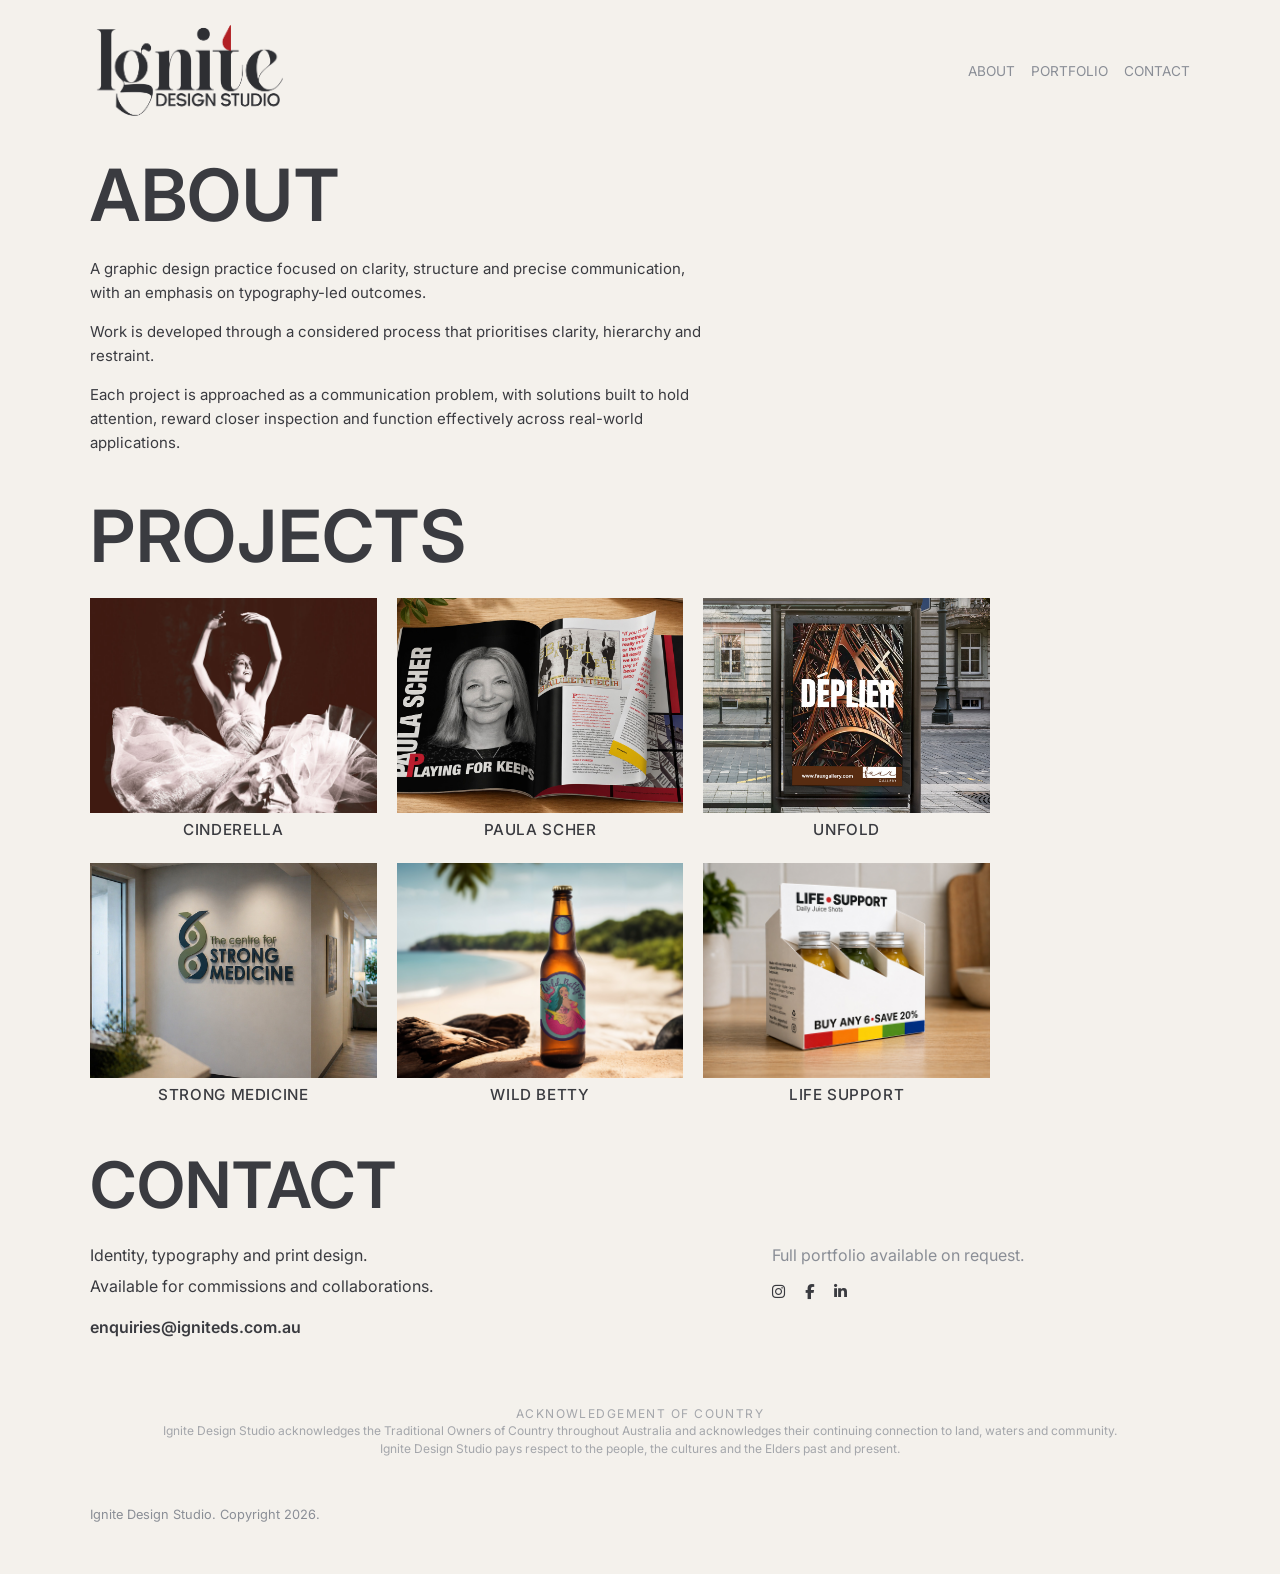
<file: index.html>
<!DOCTYPE html>
<html lang="en">
<head>
  <meta charset="UTF-8" />
  <meta name="viewport" content="width=device-width, initial-scale=1.0" />
  <title>Ignite Design Studio</title>
  <link href="https://fonts.googleapis.com/css2?family=Inter:wght@400;500;600&display=swap" rel="stylesheet">
  <link rel="stylesheet" href="styles.css" />
  <link rel="stylesheet" href="https://cdnjs.cloudflare.com/ajax/libs/font-awesome/6.5.0/css/all.min.css">
</head>

<body>
  <header>
    <div class="wrap nav">
      <a href="#top" class="brand" aria-label="Ignite Design Studio home">
        <img src="images/Ignite_Logo.png" alt="Ignite Design Studio logo" class="logo" />
      </a>

      <nav aria-label="Primary">
        <ul>
          <li><a href="#about">About</a></li>
          <li><a href="#work">Portfolio</a></li>
          <li><a href="#contact">Contact</a></li>
        </ul>
      </nav>
    </div>
  </header>

  <main id="top">

    <section id="about">
  <div class="wrap">
    <div class="rule"></div>

    <h2 class="condensed">ABOUT</h2>

    <div class="about-copy">
      <p>A graphic design practice focused on clarity, structure and precise communication, with an emphasis on typography-led outcomes.</p>

      <p>Work is developed through a considered process that prioritises clarity, hierarchy and restraint.</p>
      
      <p>Each project is approached as a communication problem, with solutions built to hold attention, reward closer inspection and function effectively across real-world applications.</p>  
      
    </div>

    <div class="rule"></div>
  </div>
</section>

    <section id="work">
      <div class="wrap">
        <h1 class="condensed selected-work-title">PROJECTS</h1>

        <div class="project-grid project-grid-2x3">

          <a href="cinderella.html" class="project-tile" aria-label="View Cinderella project">
            <div class="project-tile-image">
              <img src="images/Cinderella.jpg" alt="Cinderella brochure design" />
            </div>
            <h2 class="project-tile-title">Cinderella</h2>
          </a>

          <a href="paula-scher.html" class="project-tile" aria-label="View Paula Scher project">
            <div class="project-tile-image">
              <img src="images/Scher_home_main.jpg" alt="Paula Scher editorial design" />
            </div>
            <h2 class="project-tile-title">Paula Scher</h2>
          </a>

          <a href="unfold-galleries.html" class="project-tile" aria-label="View Unfold project">
            <div class="project-tile-image">
              <img src="images/unfold_1.jpg" alt="Unfold poster series" />
            </div>
            <h2 class="project-tile-title">Unfold</h2>
          </a>
          
          <a href="strong-medicine.html" class="project-tile" aria-label="View Strong Medicine project">
            <div class="project-tile-image">
              <img src="images/S_Medicine_home_main.jpg" alt="Strong Medicine identity design" />
            </div>
            <h2 class="project-tile-title">Strong Medicine</h2>
          </a>

          <a href="wild-betty.html" class="project-tile" aria-label="View Wild Betty IPA project">
            <div class="project-tile-image">
              <img src="images/W_Betty_main.jpg" alt="Wild Betty packaging design" />
            </div>
            <h2 class="project-tile-title">Wild Betty</h2>
          </a>

          <a href="life-support.html" class="project-tile" aria-label="View Life Support project">
            <div class="project-tile-image">
              <img src="images/LifeSupport_Main.jpg" alt="Life Support packaging design" />
            </div>
            <h2 class="project-tile-title">Life Support</h2>
          </a>

        </div>
      </div>
    </section>

    <section class="contact-section" id="contact">
      <div class="wrap">

        <div class="contact-header">
          <div class="rule"></div>
          <h2 class="section-title">CONTACT</h2>
        </div>

        <div class="contact-grid">

          <div class="contact-left">
            <p class="contact-statement">Identity, typography and print design.</p>
            <p class="contact-support">Available for commissions and collaborations.</p>
            
            <p class="contact-email">
              <a href="mailto:enquiries@igniteds.com.au">enquiries@igniteds.com.au</a>
            </p>
          </div>

          <div class="contact-right">
            
            <p class="portfolio-note">Full portfolio available on request.</p>

            <div class="socials">
                <i class="fab fa-instagram"></i>
                <i class="fab fa-facebook-f"></i>
                <i class="fab fa-linkedin-in"></i>
            </div>
          </div>

        </div>

        <div class="acknowledgement">
          <p class="ack-title">ACKNOWLEDGEMENT OF COUNTRY</p>
          <p>
            Ignite Design Studio acknowledges the Traditional Owners of Country
            throughout Australia and acknowledges their continuing connection to
            land, waters and community. Ignite Design Studio pays respect to the
            people, the cultures and the Elders past and present.
          </p>
        </div>

        <div class="footer-note">
          <p>Ignite Design Studio. Copyright 2026.</p>
        </div>

      </div>
    </section>

  </main>
</body>
</html>
</file>
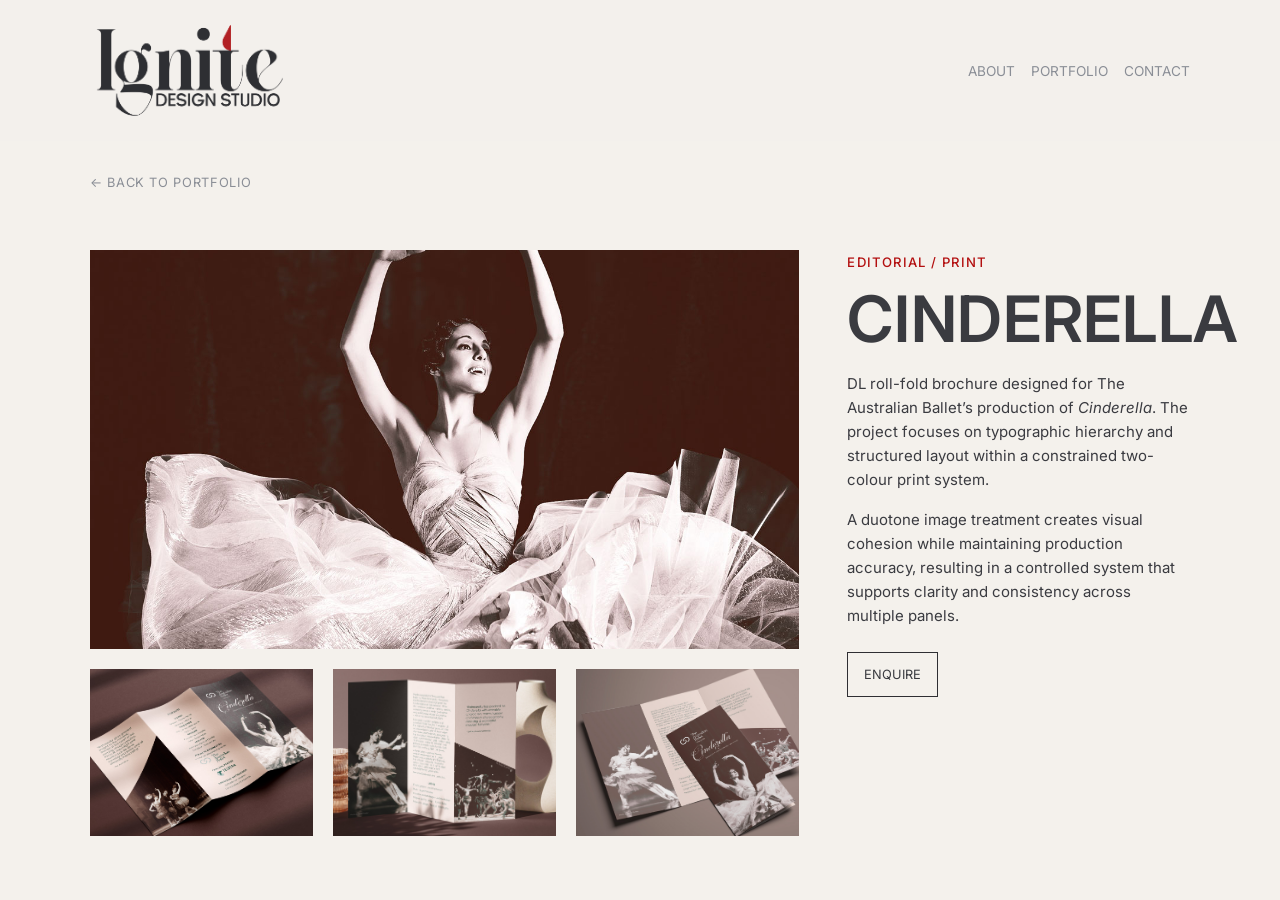
<file: cinderella.html>
<!DOCTYPE html>
<html lang="en">
<head>
  <meta charset="UTF-8" />
  <meta name="viewport" content="width=device-width, initial-scale=1.0" />
  <title>Cinderella | Ignite Design Studio</title>
  <link href="https://fonts.googleapis.com/css2?family=Inter:wght@400;500;600&display=swap" rel="stylesheet">
  <link rel="stylesheet" href="styles.css" />
  <link rel="stylesheet" href="https://cdnjs.cloudflare.com/ajax/libs/font-awesome/6.5.0/css/all.min.css" />
</head>

<body>
  <header>
    <div class="wrap nav">
      <a href="index.html" class="brand" aria-label="Ignite Design Studio home">
        <img src="images/Ignite_Logo.png" alt="Ignite Design Studio logo" class="logo" />
      </a>

      <nav aria-label="Primary">
        <ul>
          <li><a href="index.html#about">About</a></li>
          <li><a href="index.html#work">Portfolio</a></li>
          <li><a href="index.html#contact">Contact</a></li>
        </ul>
      </nav>
    </div>
  </header>

<main class="project-detail-page">
  <section class="project-detail">
    <div class="wrap project-detail-layout">

      <a href="index.html#work" class="back-link">← Back to Portfolio</a>
      
      <div class="project-detail-left">
        <div class="project-detail-hero">
          <img src="images/Cinderella_main.jpg" alt="Cinderella brochure design main image" />
        </div>

        <div class="project-detail-gallery">
          <div class="project-detail-thumb">
            <img src="images/cinderella_1.jpg" alt="Cinderella brochure mockup one" />
          </div>

          <div class="project-detail-thumb">
            <img src="images/cinderella_2.jpg" alt="Cinderella brochure mockup two" />
          </div>

          <div class="project-detail-thumb">
            <img src="images/cinderella_3.jpg" alt="Cinderella brochure mockup three" />
          </div>
        </div>
      </div>

      <aside class="project-detail-right">
        <p class="project-detail-category">Editorial / Print</p>
        <h1 class="condensed project-detail-title">Cinderella</h1>

        <div class="project-detail-copy">
          <p>
            DL roll-fold brochure designed for The Australian Ballet’s production of <em>Cinderella</em>. The project focuses on typographic hierarchy and structured layout within a constrained two-colour print system.
          </p>

          <p>
            A duotone image treatment creates visual cohesion while maintaining production accuracy, resulting in a controlled system that supports clarity and consistency across multiple panels.
          </p>
        </div>

        <div class="project-detail-cta">
          <a class="btn" href="mailto:enquiries@igniteds.com.au">Enquire</a>
        </div>
      </aside>

    </div>
  </section>
</main>

</body>
</html>
</file>
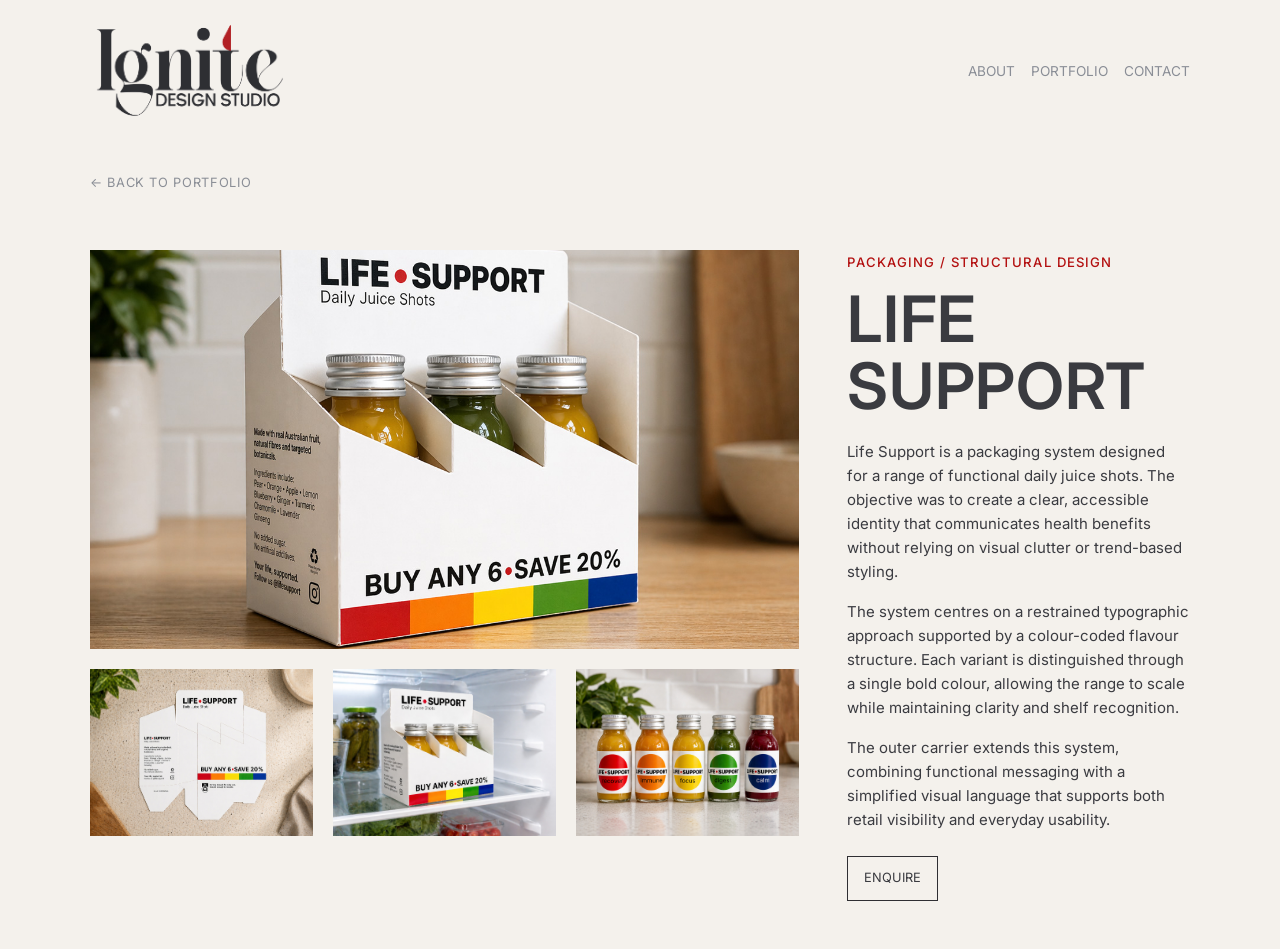
<file: life-support.html>
<!DOCTYPE html>
<html lang="en">
<head>
  <meta charset="UTF-8" />
  <meta name="viewport" content="width=device-width, initial-scale=1.0" />
  <title>Life Support | Ignite Design Studio</title>
  <link href="https://fonts.googleapis.com/css2?family=Inter:wght@400;500;600&display=swap" rel="stylesheet">
  <link rel="stylesheet" href="styles.css" />
  <link rel="stylesheet" href="https://cdnjs.cloudflare.com/ajax/libs/font-awesome/6.5.0/css/all.min.css" />
</head>

<body>
  <header>
    <div class="wrap nav">
      <a href="index.html" class="brand" aria-label="Ignite Design Studio home">
        <img src="images/Ignite_Logo.png" alt="Ignite Design Studio logo" class="logo" />
      </a>

      <nav aria-label="Primary">
        <ul>
          <li><a href="index.html#about">About</a></li>
          <li><a href="index.html#work">Portfolio</a></li>
          <li><a href="index.html#contact">Contact</a></li>
        </ul>
      </nav>
    </div>
  </header>

  <main class="project-detail-page">
    <section class="project-detail">
      <div class="wrap project-detail-layout">

        <a href="index.html#work" class="back-link">← Back to Portfolio</a>
        
        <div class="project-detail-left">
          <div class="project-detail-hero">
            <img src="images/LifeSupport_Main.jpg" alt="Life Support six-pack carrier main image" />
          </div>

          <div class="project-detail-gallery">
            <div class="project-detail-thumb">
              <img src="images/LifeSupport_2.jpg" alt="Life Support carrier structure detail" />
            </div>

            <div class="project-detail-thumb">
              <img src="images/LifeSupport_3.jpg" alt="Life Support packaging application" />
            </div>

            <div class="project-detail-thumb">
              <img src="images/LifeSupport_1.jpg" alt="Life Support product grouping" />
            </div>
          </div>
        </div>

        <aside class="project-detail-right">
          <p class="project-detail-category">Packaging / Structural Design</p>
          <h1 class="condensed project-detail-title">Life Support</h1>

          <div class="project-detail-copy">
            <p>
              Life Support is a packaging system designed for a range of functional daily juice shots.
              The objective was to create a clear, accessible identity that communicates health benefits without relying on visual clutter or trend-based styling.
            </p>

            <p>
              The system centres on a restrained typographic approach supported by a colour-coded flavour structure.
              Each variant is distinguished through a single bold colour, allowing the range to scale while maintaining clarity and shelf recognition.
            </p>

            <p>
              The outer carrier extends this system, combining functional messaging with a simplified visual language that supports both retail visibility and everyday usability.
            </p>
          </div>

          <div class="project-detail-cta">
            <a class="btn" href="mailto:enquiries@igniteds.com.au">Enquire</a>
          </div>
        </aside>

      </div>
    </section>
  </main>

</body>
</html>
</file>
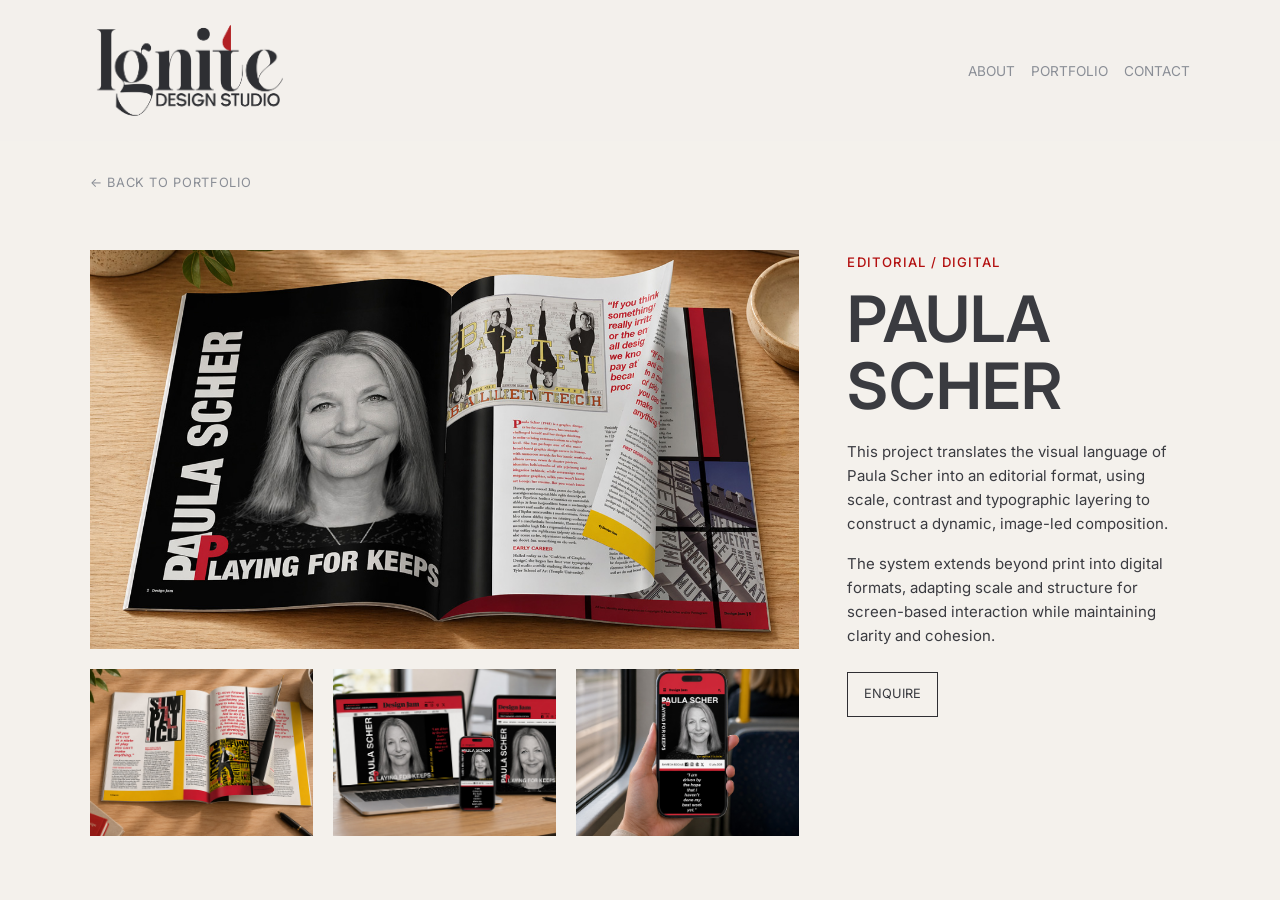
<file: paula-scher.html>
<!DOCTYPE html>
<html lang="en">
<head>
  <meta charset="UTF-8" />
  <meta name="viewport" content="width=device-width, initial-scale=1.0" />
  <title>Paula Scher | Ignite Design Studio</title>
  <link href="https://fonts.googleapis.com/css2?family=Inter:wght@400;500;600&display=swap" rel="stylesheet">
  <link rel="stylesheet" href="styles.css" />
  <link rel="stylesheet" href="https://cdnjs.cloudflare.com/ajax/libs/font-awesome/6.5.0/css/all.min.css" />
</head>

<body>
  <header>
    <div class="wrap nav">
      <a href="index.html" class="brand" aria-label="Ignite Design Studio home">
        <img src="images/Ignite_Logo.png" alt="Ignite Design Studio logo" class="logo" />
      </a>

      <nav aria-label="Primary">
        <ul>
          <li><a href="index.html#about">About</a></li>
          <li><a href="index.html#work">Portfolio</a></li>
          <li><a href="index.html#contact">Contact</a></li>
        </ul>
      </nav>
    </div>
  </header>

  <main class="project-detail-page">
    <section class="project-detail">
      <div class="wrap project-detail-layout">

        <a href="index.html#work" class="back-link">← Back to Portfolio</a>
        
        <div class="project-detail-left">
          <div class="project-detail-hero">
            <img src="images/Scher_main.jpg" alt="Paula Scher magazine design main image" />
          </div>

          <div class="project-detail-gallery">
            <div class="project-detail-thumb">
              <img src="images/Scher_1.jpg" alt="Paula Scher mockup one" />
            </div>

            <div class="project-detail-thumb">
              <img src="images/Scher_2.jpg" alt="Paula Scher digital mockup two" />
            </div>

            <div class="project-detail-thumb">
              <img src="images/Scher_3.jpg" alt="Paula Scher mobile mockup three" />
            </div>
          </div>
        </div>

        <aside class="project-detail-right">
          <p class="project-detail-category">Editorial / Digital</p>
          <h1 class="condensed project-detail-title">Paula Scher</h1>

          <div class="project-detail-copy">
            <p>
              This project translates the visual language of Paula Scher into an editorial format, using scale, contrast and typographic layering to construct a dynamic, image-led composition.
            </p>

            <p>
              The system extends beyond print into digital formats, adapting scale and structure for screen-based interaction while maintaining clarity and cohesion.
            </p>
          </div>

          <div class="project-detail-cta">
            <a class="btn" href="mailto:enquiries@igniteds.com.au">Enquire</a>
          </div>
        </aside>

      </div>
    </section>
  </main>

</body>
</html>
</file>
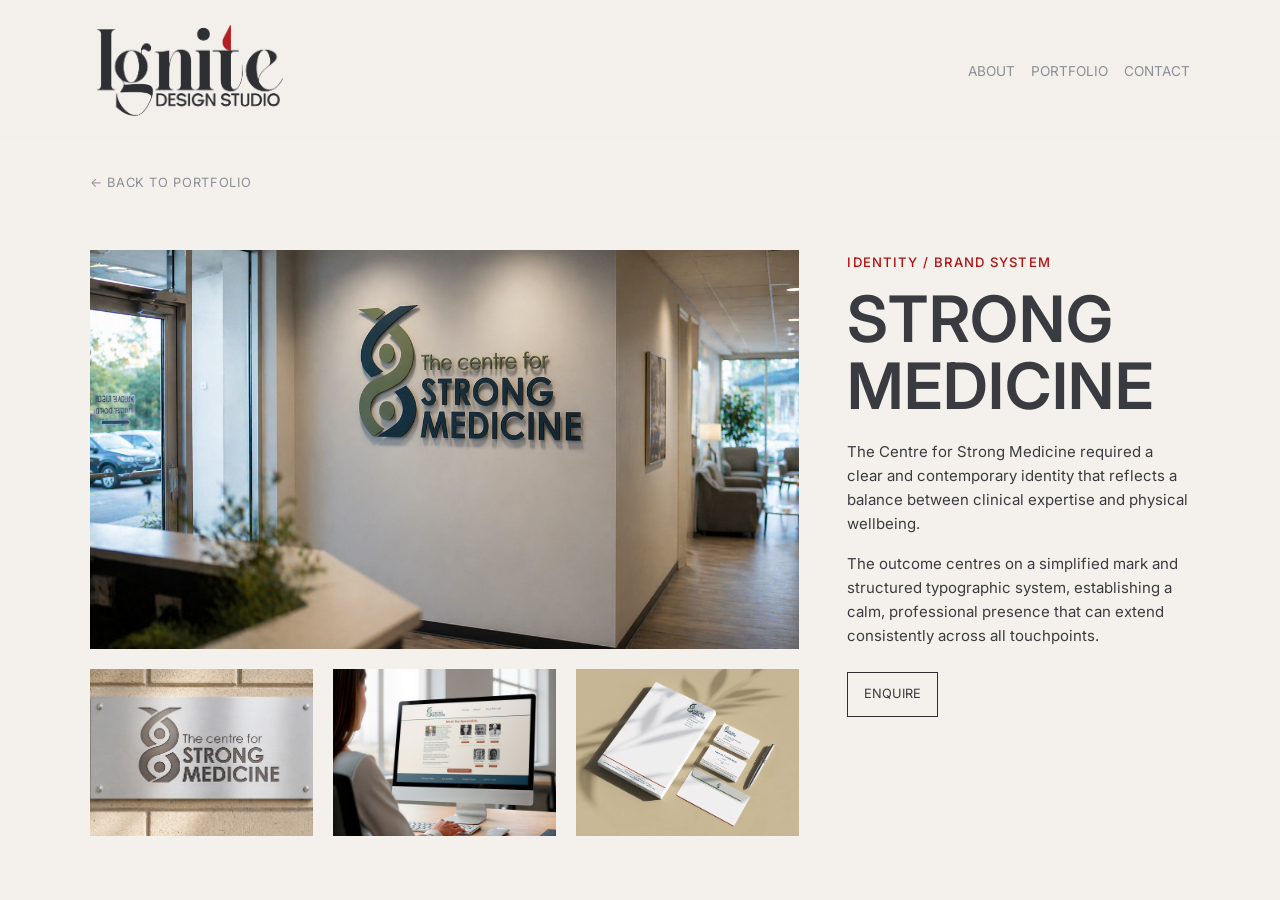
<file: strong-medicine.html>
<!DOCTYPE html>
<html lang="en">
<head>
  <meta charset="UTF-8" />
  <meta name="viewport" content="width=device-width, initial-scale=1.0" />
  <title>The Centre for Strong Medicine | Ignite Design Studio</title>
  <link href="https://fonts.googleapis.com/css2?family=Inter:wght@400;500;600&display=swap" rel="stylesheet">
  <link rel="stylesheet" href="styles.css" />
  <link rel="stylesheet" href="https://cdnjs.cloudflare.com/ajax/libs/font-awesome/6.5.0/css/all.min.css" />
</head>

<body>
  <header>
    <div class="wrap nav">
      <a href="index.html" class="brand" aria-label="Ignite Design Studio home">
        <img src="images/Ignite_Logo.png" alt="Ignite Design Studio logo" class="logo" />
      </a>

      <nav aria-label="Primary">
        <ul>
          <li><a href="index.html#about">About</a></li>
          <li><a href="index.html#work">Portfolio</a></li>
          <li><a href="index.html#contact">Contact</a></li>
        </ul>
      </nav>
    </div>
  </header>

  <main class="project-detail-page">
    <section class="project-detail">
      <div class="wrap project-detail-layout">

        <a href="index.html#work" class="back-link">← Back to Portfolio</a>

        <div class="project-detail-left">
          <div class="project-detail-hero">
            <img src="images/S_Medicine_main.jpg" alt="Strong Medicine main image" />
          </div>

          <div class="project-detail-gallery">
            <div class="project-detail-thumb">
              <img src="images/S_Medicine_1.jpg" alt="Strong Medicine internal office mockup" />
            </div>

            <div class="project-detail-thumb">
              <img src="images/S_Medicine_2.jpg" alt="Strong Medicine website mockup" />
            </div>

            <div class="project-detail-thumb">
              <img src="images/S_Medicine_3.jpg" alt="Strong Medicine stationery mockup" />
            </div>
          </div>
        </div>

        <aside class="project-detail-right">
          <p class="project-detail-category">Identity / Brand System</p>
          <h1 class="condensed project-detail-title">Strong Medicine</h1>

          <div class="project-detail-copy">
            <p>
              The Centre for Strong Medicine required a clear and contemporary identity that reflects a balance between clinical expertise and physical wellbeing.
            </p>

            <p>
              The outcome centres on a simplified mark and structured typographic system, establishing a calm, professional presence that can extend consistently across all touchpoints.
            </p>
          </div>

          <div class="project-detail-cta">
            <a class="btn" href="mailto:enquiries@igniteds.com.au">Enquire</a>
          </div>
        </aside>

      </div>
    </section>
  </main>

</body>
</html>
</file>
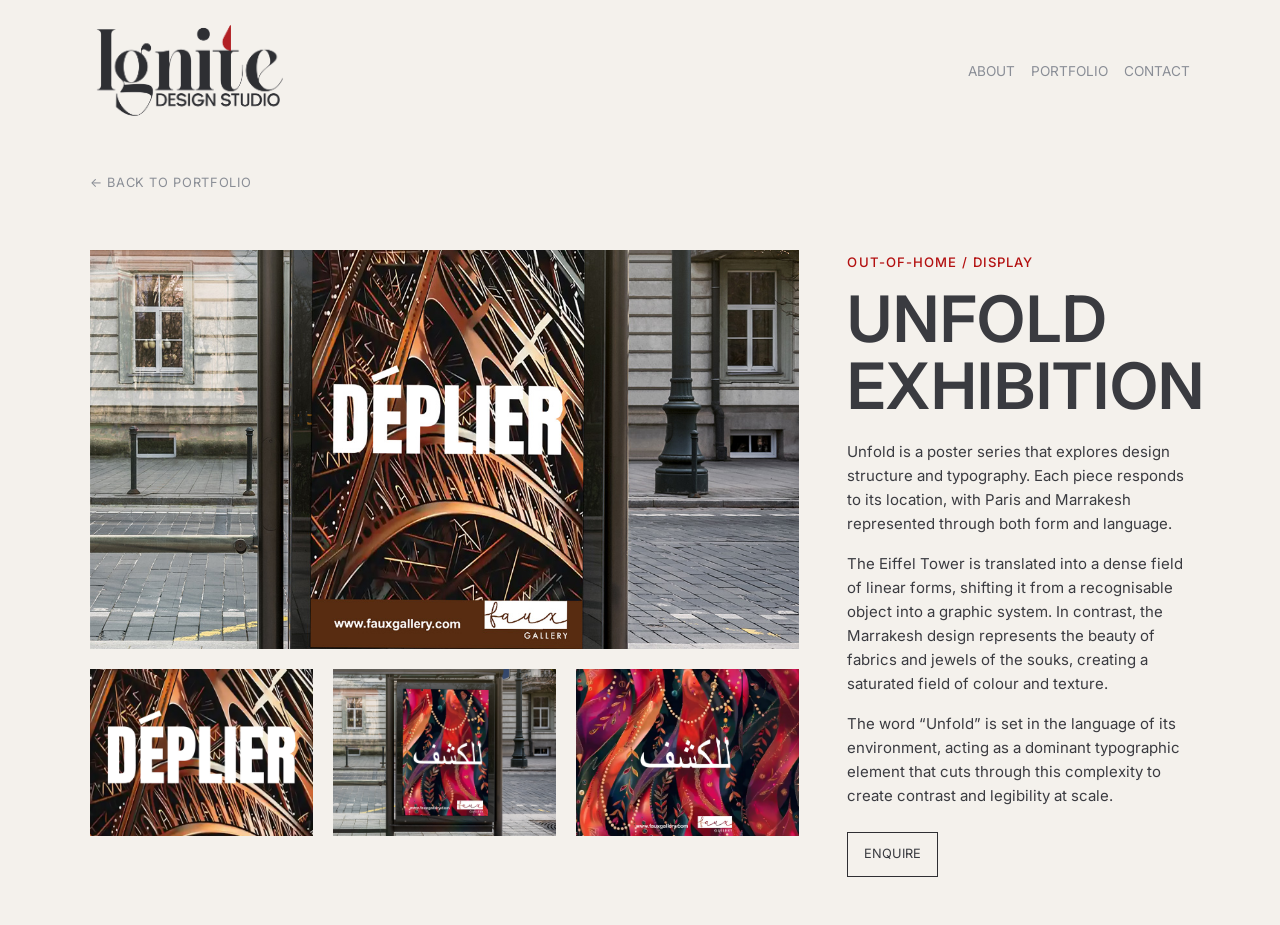
<file: unfold-galleries.html>
<!DOCTYPE html>
<html lang="en">
<head>
  <meta charset="UTF-8" />
  <meta name="viewport" content="width=device-width, initial-scale=1.0" />
  <title>Unfold Exhibition | Ignite Design Studio</title>
  <link href="https://fonts.googleapis.com/css2?family=Inter:wght@400;500;600&display=swap" rel="stylesheet">
  <link rel="stylesheet" href="styles.css" />
  <link rel="stylesheet" href="https://cdnjs.cloudflare.com/ajax/libs/font-awesome/6.5.0/css/all.min.css" />
</head>

<body>
  <header>
    <div class="wrap nav">
      <a href="index.html" class="brand" aria-label="Ignite Design Studio home">
        <img src="images/Ignite_Logo.png" alt="Ignite Design Studio logo" class="logo" />
      </a>

      <nav aria-label="Primary">
        <ul>
          <li><a href="index.html#about">About</a></li>
          <li><a href="index.html#work">Portfolio</a></li>
          <li><a href="index.html#contact">Contact</a></li>
        </ul>
      </nav>
    </div>
  </header>

  <main class="project-detail-page">
    <section class="project-detail">
      <div class="wrap project-detail-layout">

        <a href="index.html#work" class="back-link">← Back to Portfolio</a>
        
        <div class="project-detail-left">
          <div class="project-detail-hero">
            <img src="images/unfold_1.jpg" alt="Unfold exhibition main image" />
          </div>

          <div class="project-detail-gallery">
            <div class="project-detail-thumb">
              <img src="images/unfold_main.jpg" alt="Unfold Paris poster design" />
            </div>

            <div class="project-detail-thumb">
              <img src="images/unfold_3.jpg" alt="Unfold Marrakesh poster design" />
            </div>

            <div class="project-detail-thumb">
              <img src="images/unfold_2.jpg" alt="Unfold exhibition mockup" />
            </div>
          </div>
        </div>

        <aside class="project-detail-right">
          <p class="project-detail-category">Out-of-Home / Display</p>
          <h1 class="condensed project-detail-title">Unfold Exhibition</h1>

          <div class="project-detail-copy">
            <p>
              Unfold is a poster series that explores design structure and typography. Each piece responds to its location, with Paris and Marrakesh represented through both form and language.
            </p>

            <p>
              The Eiffel Tower is translated into a dense field of linear forms, shifting it from a recognisable object into a graphic system. In contrast, the Marrakesh design represents the beauty of fabrics and jewels of the souks, creating a saturated field of colour and texture.
            </p>

            <p>
              The word “Unfold” is set in the language of its environment, acting as a dominant typographic element that cuts through this complexity to create contrast and legibility at scale.
            </p>
          </div>

          <div class="project-detail-cta">
            <a class="btn" href="mailto:enquiries@igniteds.com.au">Enquire</a>
          </div>
        </aside>

      </div>
    </section>
  </main>

</body>
</html>
</file>
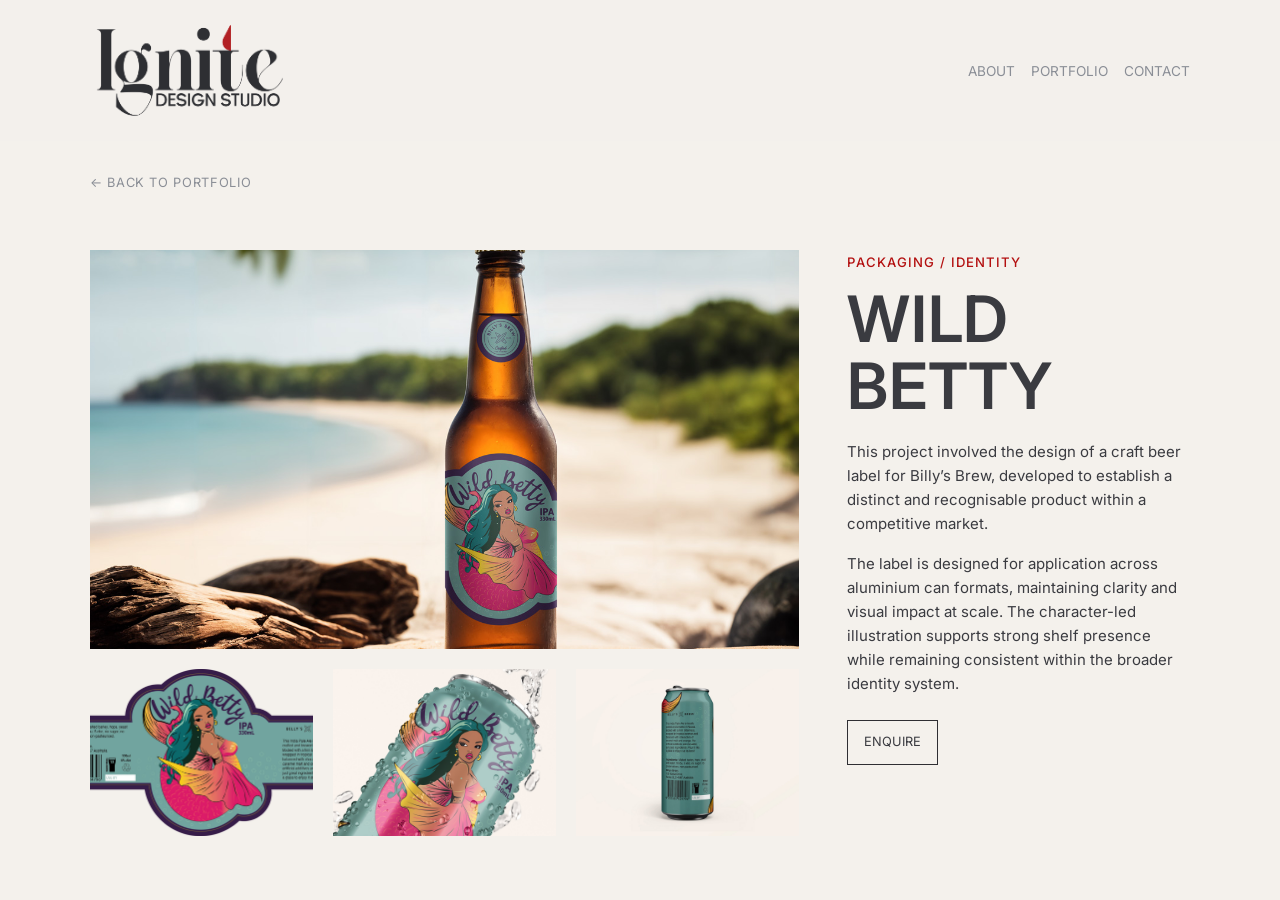
<file: wild-betty.html>
<!DOCTYPE html>
<html lang="en">
<head>
  <meta charset="UTF-8" />
  <meta name="viewport" content="width=device-width, initial-scale=1.0" />
  <title>Wild Betty IPA | Ignite Design Studio</title>
  <link href="https://fonts.googleapis.com/css2?family=Inter:wght@400;500;600&display=swap" rel="stylesheet">
  <link rel="stylesheet" href="styles.css" />
  <link rel="stylesheet" href="https://cdnjs.cloudflare.com/ajax/libs/font-awesome/6.5.0/css/all.min.css" />
</head>

<body>
  <header>
    <div class="wrap nav">
      <a href="index.html" class="brand" aria-label="Ignite Design Studio home">
        <img src="images/Ignite_Logo.png" alt="Ignite Design Studio logo" class="logo" />
      </a>

      <nav aria-label="Primary">
        <ul>
          <li><a href="index.html#about">About</a></li>
          <li><a href="index.html#work">Portfolio</a></li>
          <li><a href="index.html#contact">Contact</a></li>
        </ul>
      </nav>
    </div>
  </header>

  <main class="project-detail-page">
    <section class="project-detail">
      <div class="wrap project-detail-layout">

        <a href="index.html#work" class="back-link">← Back to Portfolio</a>

        <div class="project-detail-left">
          <div class="project-detail-hero">
            <img src="images/W_Betty_main.jpg" alt="Wild Betty IPA main image" />
          </div>

          <div class="project-detail-gallery">
            <div class="project-detail-thumb">
              <img src="images/W_Betty_1.jpg" alt="Wild Betty IPA vector design" />
            </div>

            <div class="project-detail-thumb">
              <img src="images/W_Betty_2.jpg" alt="Wild Betty IPA can variation mockup" />
            </div>

            <div class="project-detail-thumb">
              <img src="images/W_Betty_3.jpg" alt="Wild Betty IPA can back mockup" />
            </div>
          </div>
        </div>

        <aside class="project-detail-right">
          <p class="project-detail-category">Packaging / Identity</p>
          <h1 class="condensed project-detail-title">Wild Betty</h1>

          <div class="project-detail-copy">
            <p>
              This project involved the design of a craft beer label for Billy’s Brew, developed to establish a distinct and recognisable product within a competitive market.
            </p>

            <p>
              The label is designed for application across aluminium can formats, maintaining clarity and visual impact at scale. The character-led illustration supports strong shelf presence while remaining consistent within the broader identity system.
            </p>
          </div>

          <div class="project-detail-cta">
            <a class="btn" href="mailto:enquiries@igniteds.com.au">Enquire</a>
          </div>
        </aside>

      </div>
    </section>
  </main>

</body>
</html>
</file>
<file: styles.css>
@import url('https://fonts.googleapis.com/css2?family=Inter:wght@400;500;600&display=swap');

:root {
  --bg: #F4F1EC;
  --paper: #F4F1EC;
  --text: #2F2F33;
  --muted: #8A8E96;
  --line: #D9DDE1;
  --accent: #B31010;
  --max: 1100px;
}

* { box-sizing: border-box; }

body {
  margin: 0;
  font-family: "Inter", Arial, Helvetica, sans-serif;
  font-size: 15px;
  line-height: 1.6;
  color: #3A3B40;
  background-color: var(--bg);
}

a { text-decoration: none; color: inherit; }
img { max-width: 100%; display: block; }

/* =========================
   LAYOUT
   ========================= */

.wrap {
  width: min(calc(100% - 2rem), var(--max));
  margin: 0 auto;
}

/* =========================
   TYPOGRAPHY
   ========================= */

.condensed {
  font-family: "Inter", Arial, Helvetica, sans-serif;
  font-weight: 600;
  text-transform: uppercase;
  letter-spacing: 0.01em;
  line-height: 1.05;
}

.small-caps {
  font-family: "Inter", Arial, Helvetica, sans-serif;
  font-size: 0.85rem;
  font-weight: 500;
  text-transform: uppercase;
  letter-spacing: 0.08em;
  color: #B31010; /* red */
  margin: 1.2rem 0 0.4rem;
}

#about h2 {
  font-size: clamp(3rem, 6vw, 4.5rem);
  margin: 0 0 1.5rem;
}

.section-title {
  margin: 0 0 1.5rem;
  font-size: clamp(3rem, 6vw, 4rem);
  font-family: "Inter", Arial, Helvetica, sans-serif;
  font-weight: 600;
  text-transform: uppercase;
  line-height: 1.05;
  letter-spacing: 0.01em;
}

/* =========================
   HEADER
   ========================= */

header {
  position: sticky;
  top: 0;
  z-index: 100;
  background: rgba(244, 241, 236, 0.95);
}

.nav {
  display: flex;
  justify-content: space-between;
  align-items: center;
  min-height: 72px;
}

.logo {
  width: 200px;
}

nav ul {
  list-style: none;
  display: flex;
  gap: 1rem;
  margin: 0;
  padding: 0;
}

nav a {
  font-size: 0.85rem;
  text-transform: uppercase;
  color: var(--muted);
}

nav a:hover { color: var(--accent); }

/* =========================
   GLOBAL ELEMENTS
   ========================= */

.rule {
  display: none;
}

.btn {
  display: inline-block;
  border: 1px solid var(--text);
  padding: 0.7rem 1rem;
  font-size: 0.8rem;
  text-transform: uppercase;
  background: transparent;
}

.btn.primary {
  background: var(--text);
  color: white;
}

/* =========================
   SECTIONS
   ========================= */

.about-copy p {
  max-width: 620px;
}

.about-copy p + p {
  margin-top: 0.75rem;
}

#about {
  padding-top: 1rem;
  padding-bottom: 1rem;
}

#work {
  padding-top: 0.75rem;
  padding-bottom: 1.5rem;
}

/* =========================
   PROJECTS
   ========================= */

.selected-work-title {
  font-size: clamp(3rem, 6vw, 4.5rem);
  margin: 0 0 1.5rem;
}

.project-grid-2x3 {
  display: grid;
  grid-template-columns: repeat(3, 1fr);
  gap: 1.25rem;
  max-width: 900px;
}

.project-tile-image {
  aspect-ratio: 4 / 3;
  overflow: hidden;
}

.project-tile-image img {
  width: 100%;
  aspect-ratio: 4 / 3;
  object-fit: cover;
  display: block;
  transition: transform 0.25s ease;
}

.project-tile:hover .project-tile-image img {
  transform: scale(1.015);
}

.project-tile-title {
  margin: 0.35rem 0 0;
  font-size: 0.95rem;
  text-align: center;
  font-weight: 500;
  text-transform: uppercase;
  letter-spacing: 0.04em;
  color: #3A3B40;
}

/* =========================
   CONTACT
   ========================= */

.contact-section {
  padding-top: 1.25rem;
  padding-bottom: 2.25rem;
}

.contact-grid {
  display: grid;
  grid-template-columns: 1.2fr 0.8fr;
  gap: 3.5rem;
  align-items: start;
}

.contact-left {
  max-width: 560px;
}

.contact-statement {
  margin: 0 0 0.35rem;
  font-size: 1rem;
}

.contact-support {
  margin: 0;
  font-size: 1rem;
}

.contact-email {
  margin: 1rem 0 0;
  font-size: 1rem;
  font-weight: 600;
}

.contact-email a {
  text-decoration: none;
  color: inherit;
}

.contact-right {
  max-width: 360px;
  display: flex;
  flex-direction: column;
  align-items: flex-start;
}

.portfolio-note {
  margin: 0 0 1rem;
  font-size: 1rem;
  color: var(--muted);
}

.socials {
  display: flex;
  gap: 1.25rem;
  margin-top: 0;
}

.socials a {
  font-size: 1.1rem;
  color: var(--text);
  transition: color 0.2s ease, transform 0.2s ease;
}

.socials a:hover {
  color: var(--accent);
  transform: translateY(-1px);
}

/* =========================
   PROJECT DETAIL PAGES
   ========================= */

.back-link {
  grid-column: 1 / -1;
  margin-bottom: 1rem;
}

.project-detail-page {
  padding: 2rem 0 3rem;
}

.project-detail-layout {
  display: grid;
  grid-template-columns: minmax(0, 1.45fr) minmax(280px, 0.7fr);
  gap: 3rem;
  align-items: start;
}

.project-detail-left {
  min-width: 0;
}

.project-detail-hero {
  aspect-ratio: 16 / 9;
  overflow: hidden;
  margin-bottom: 1.25rem;
}

.project-detail-hero img {
  width: 100%;
  height: 100%;
  object-fit: cover;
  display: block;
}

.project-detail-gallery {
  display: grid;
  grid-template-columns: repeat(3, 1fr);
  gap: 1.25rem;
}

.project-detail-thumb {
  aspect-ratio: 4 / 3;
  overflow: hidden;
}

.project-detail-thumb img {
  width: 100%;
  height: 100%;
  object-fit: cover;
  display: block;
}

.project-detail-right {
  min-width: 0;
  padding-top: 0.15rem;
}

.project-detail-category {
  margin: 0 0 0.75rem;
  font-family: "Inter", Arial, Helvetica, sans-serif;
  font-size: 0.82rem;
  font-weight: 500;
  text-transform: uppercase;
  letter-spacing: 0.08em;
  color: var(--accent);
}

.project-detail-title {
  font-size: clamp(2.8rem, 5vw, 4.25rem);
  margin: 0 0 1.25rem;
}

.project-detail-copy p {
  margin: 0 0 1rem;
}

.project-detail-cta {
  margin-top: 1.5rem;
}

.back-link {
  grid-column: 1 / -1;
  display: inline-block;
  margin-bottom: 0.5rem;
  font-size: 0.8rem;
  text-transform: uppercase;
  letter-spacing: 0.05em;
  color: var(--muted);
}

.back-link:hover {
  color: var(--accent);
}

/* =========================
   FOOTER
   ========================= */

.acknowledgement {
  margin: 4rem auto 0;
  max-width: 980px;
  text-align: center;
  opacity: 0.75;
}

.ack-title {
  margin: 0 0 0.75rem;
  font-size: 0.7rem;
  letter-spacing: 0.12em;
  text-transform: uppercase;
  color: var(--muted);
}

.acknowledgement p {
  margin: 0;
  font-size: 0.75rem;
  line-height: 1.45;
  color: var(--muted);
}

.footer-note {
  margin-top: 3rem;
  font-size: 0.8rem;
  color: var(--muted);
}

/* =========================
   RESPONSIVE
   ========================= */

@media (max-width: 900px) {
  .project-grid-2x3 {
    grid-template-columns: repeat(2, 1fr);
  }

  .contact-grid {
    grid-template-columns: 1fr;
  }

  .project-detail-layout {
    grid-template-columns: 1fr;
    gap: 2rem;
  }

  .project-detail-gallery {
    grid-template-columns: repeat(3, 1fr);
  }
}

@media (max-width: 700px) {
  .project-detail-gallery {
    grid-template-columns: 1fr;
  }
}
</file>
